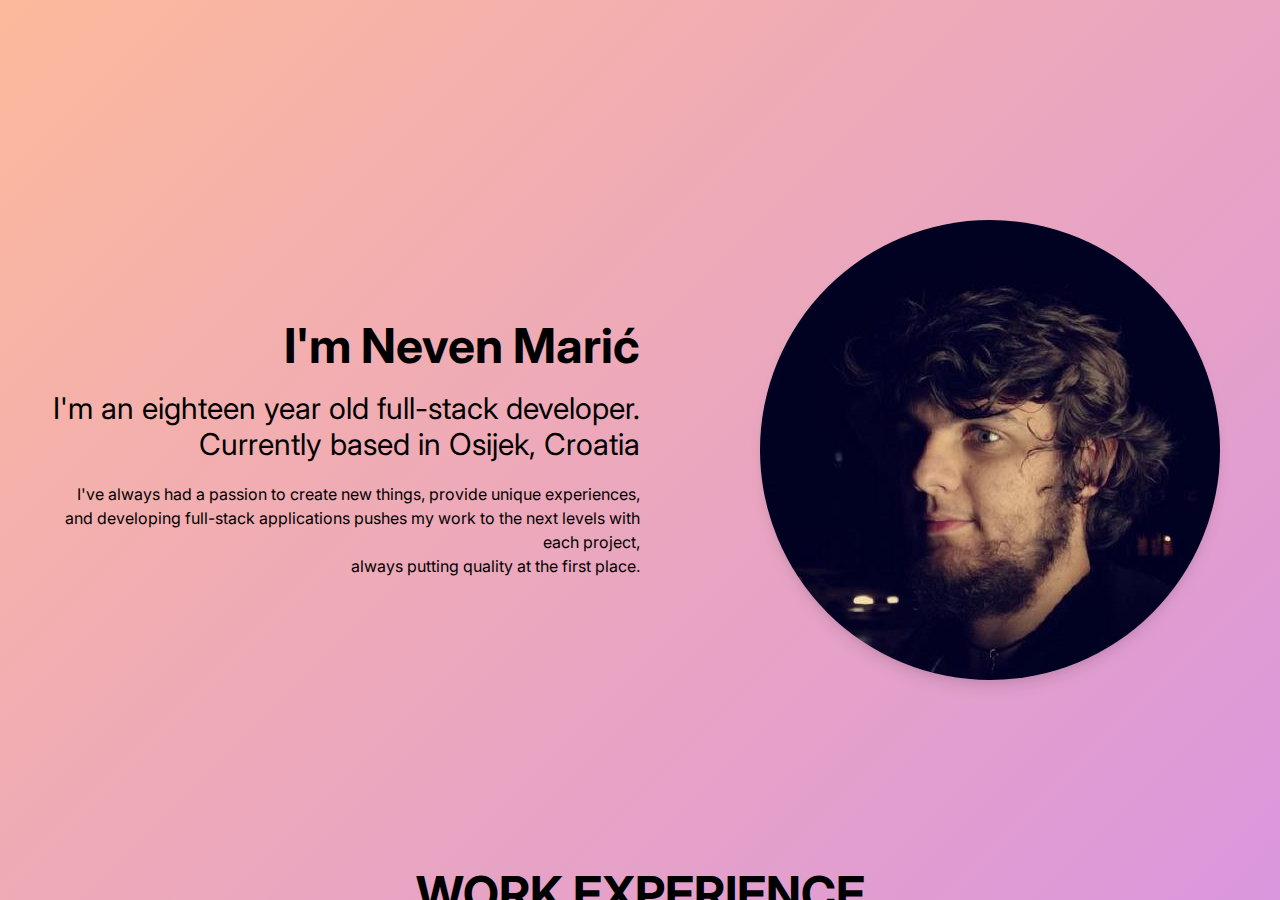
<file: index.html>
<!DOCTYPE html>
<html lang="en">
    <head>
        <meta charset="UTF-8">
        <meta http-equiv="X-UA-Compatible" content="IE=edge">
        <meta name="viewport" content="width=device-width, initial-scale=1.0">
        <link href="tailwind_full.css" rel="stylesheet">
        <link href="custom.css" rel="stylesheet">
        <title>Neven Marić</title>
    </head>
    <div id="main_part" class="h-screen w-screen overflow-hidden">
        <div id="hero_section" class="scroll_snap py-10 h-screen w-screen flex flex-row justify-center items-center justify-center">
                <div class="text-right w-1/2 mx-10">
                    <div class="text-5xl font-bold">
                        I'm Neven Marić
                    </div>
                    <div class="text-3xl mt-5">
                        I'm an eighteen year old full-stack developer.<br>
                        Currently based in Osijek, Croatia
                    </div>
                    <div class="text-1xl mt-5">
                        I've always had a passion to create new things, provide unique experiences,<br>
                        and developing full-stack applications pushes my work to the next levels with each project,<br>
                        always putting quality at the first place.
                    </div>
                </div>
                <div class="w-1/2 flex">
                    <div class="ml-20">
                        <img src="58113389.jpg" class="shadow-lg rounded-full align-right transform">
                    </div>
                </div>
        </div>

        <div id="experience" class="scroll_snap h-screen w-screen flex flex-col justify-center items-center">
            <div class="text-center">
                <div class="text-5xl font-bold">
                    WORK EXPERIENCE
                </div>
            </div>
            <div class="my-10">
                <div class="flex items-center justify-center">
                    <div class="mr-5 text-3xl w-1/2 text-right font-bold">
                        MONO SOFTWARE
                    </div>
                    <div class="ml-5 text-xl w-1/2 text-left">
                        Aug 2021 - Oct 2021
                    </div>
                </div>
                <div class="my-5 flex items-center justify-center text-center">
                    Learning the fundamentals of backend and frontend and the technology practices of MONO Software.
                    <br>
                    The BE part of the internship focused on ASP.NET, Jwt Authentication, Automapper and DI. We were split into groups and had to make our own API with our database, which we created in SQL and hosted on Azure.
                    <br>
                    The FE part of the internship focused on ReactJS and using it together with Mobx. We went from the basics to creating a website with admin controls that will be utilising our group’s API.
                </div>
            </div>

            <div class="my-10">
                <div class="flex flex-row items-center justify-center">
                    <div class="mr-5 text-3xl w-1/2 text-right font-bold">
                        GAUSS DEVELOPMENT
                    </div>
                    <div class="ml-5 text-xl w-1/2 text-left">
                        Aug 2021 - Oct 2021
                    </div>
                </div>
                <div class="my-5 flex items-center justify-center text-center">
                    Learning the fundamentals of Swift, SwiftUI and storyboards.
                    <br>
                    Contributed and learnt on banking projects with complex backend and connection logic.
                    <br>
                    Mostly built UI screens by transfering Figma designs into usable Swift Storyboards.
                </div>
            </div>

            <div class="my-10">
                <div class="flex items-center justify-center">
                    <div class="mr-5 text-3xl w-1/2 text-right font-bold">
                        OSIJEK031
                    </div>
                    <div class="ml-5 text-xl w-1/2 text-left">
                        Aug 2020 - Jan 2021
                    </div>
                </div>
                <div class="my-5 flex items-center justify-center text-center">
                    I was an event and journalist photographer for Osijek031.
                    <br>
                    The equipment I was using was my own; Sony A7RIV camera, Sony 70-200 f2.8, Tamron 28-75 f2.8, DJI Mavic 2 Pro.
                    <br> - <br>
                    Some of the galleries I’ve shot:
                    <br>-> 49. Zmajada - Zmajevi nad gradom
                    <br>-> End Polio Family Run Osijek, 2020
                    <br>-> Maglovita šetnja gradom
                    <br>-> Paljenje svijeća za Vukovar 2020
                    <br>-> Šetnja gradom, prosinac 2020
                </div>
            </div>
        </div>

        <div id="projects" class="scroll_snap h-screen w-screen flex flex-col justify-center items-center">
            <div class="text-5xl font-bold text-center">
                    MY PROJECTS
            </div>

            <div class="my-10">
                <div class="flex items-center justify-center">
                    <div class="mr-5 text-xl w-1/2 text-right">
                        FINAL WORK
                    </div>
                    <div class="ml-5 text-3xl w-1/2 text-left font-bold">
                        GLOBALCAR
                    </div>
                </div>
                <div class="my-5 flex items-center justify-center text-center">
                    Developing my own business product as my final work in my last high school year.
                    <br>
                    Done from scratch by me. Application for checking, gathering and combining vehicle information from government, insurance and car manufacturers databases.
                    <br>
                    Consists of backend done in ASP.NET (C#), frontend done in Nuxt.js (Vue.js) and a mobile application yet to be done in either Flutter or Swift.               
                </div>
            </div>

            <div class="my-10">
                <div class="flex items-center justify-center">
                    <div class="mr-5 text-xl w-1/2 text-right">
                        IDEA OF THE YEAR 2021. <br>
                        STARTUP LAUNCH 2021.
                    </div>
                    <div class="ml-5 text-3xl w-1/2 text-left font-bold">
                        SPEEDREADER
                    </div>
                </div>
                <div class="my-5 flex items-center justify-center text-center">
                    I was the main developer for the SpeedReader application for over a year.
                    <br>
                    The application was built in C#. Its primary platform was desktop (UWP) although it was developed on a multi-platform capable stack (UNO project).
                    <br>
                    The application/idea was featured on the “Ideja godine 2021.” competition where it passed to the finals (top 10 ideas/products in the country).
                    <br>
                    It has also won 3rd place in the “2021. Izbrusi ideju” StartUp Launch competition.
                </div>
            </div>
        </div>
        
        <div id="school_competitions" class="scroll_snap h-screen w-screen flex flex-col items-center justify-center">
            <div class="text-5xl font-bold text-center">
                SCHOOL COMPETITIONS
            </div>

            <div class="my-10">
                <div class="flex items-center justify-center">
                    <div class="text-2xl font-bold text-center">
                        2022.
                    </div>
                </div>
                <div class="my-5 flex items-center justify-center text-center">
                    Informatika - Algoritmi i programiranje - invitation to state level
                    <br>
                    Informatika - Osnove i DK - invitation to state level
                </div>
            </div>

            <div class="my-10">
                <div class="flex items-center justify-center">
                    <div class="text-2xl font-bold text-center">
                        2021.
                    </div>
                </div>
                <div class="my-5 flex items-center justify-center text-center">
                    Cybershare Academy for School - attended international CTF academy & participated in the team competition
                    <br>
                    Hacknite.hr - leader of team ELPROS - 2nd place country level
                    <br>
                    Informatika - Osnove i DK - 5th place on country level
                    <br>
                    Ideja Godine 2021. - finalist (top 10 country-wide) - project SpeedReader
                    <br>
                    "Izbrusi ideju" StartUp Launch 2021. - 3rd place (country-wide) - project SpeedReader
                    <br>
                    Informatika - Algoritmi i programiranje - 2nd place on state level
                    <br>
                    Informatika - Razvoj softvera - SpeedReader project - 3rd place on state level
                </div>
            </div>

            <div class="my-10">
                <div class="flex items-center justify-center">
                    <div class="text-2xl font-bold text-center">
                        2020.
                    </div>
                </div>
                <div class="my-5 flex items-center justify-center text-center">
                    Hacknite.hr - leader of team ELPROS - 1st place country level
                    <br>
                    Informatika - Algoritmi i programiranje - 1st place state level
                    <br>
                    Informatika - Osnove i DK - participated on state level
                </div>
            </div>

            <div class="my-10">
                <div class="flex items-center justify-center">
                    <div class="text-2xl font-bold text-center">
                        2019.
                    </div>
                </div>
                <div class="my-5 flex items-center justify-center text-center">
                    Informatika - Algoritmi i programiranje - 2nd place state level
                    <br>
                    Informatika - Osnove i DK - participated on state level
                </div>
            </div>
            
        </div>
    </div>
</html>
</file>
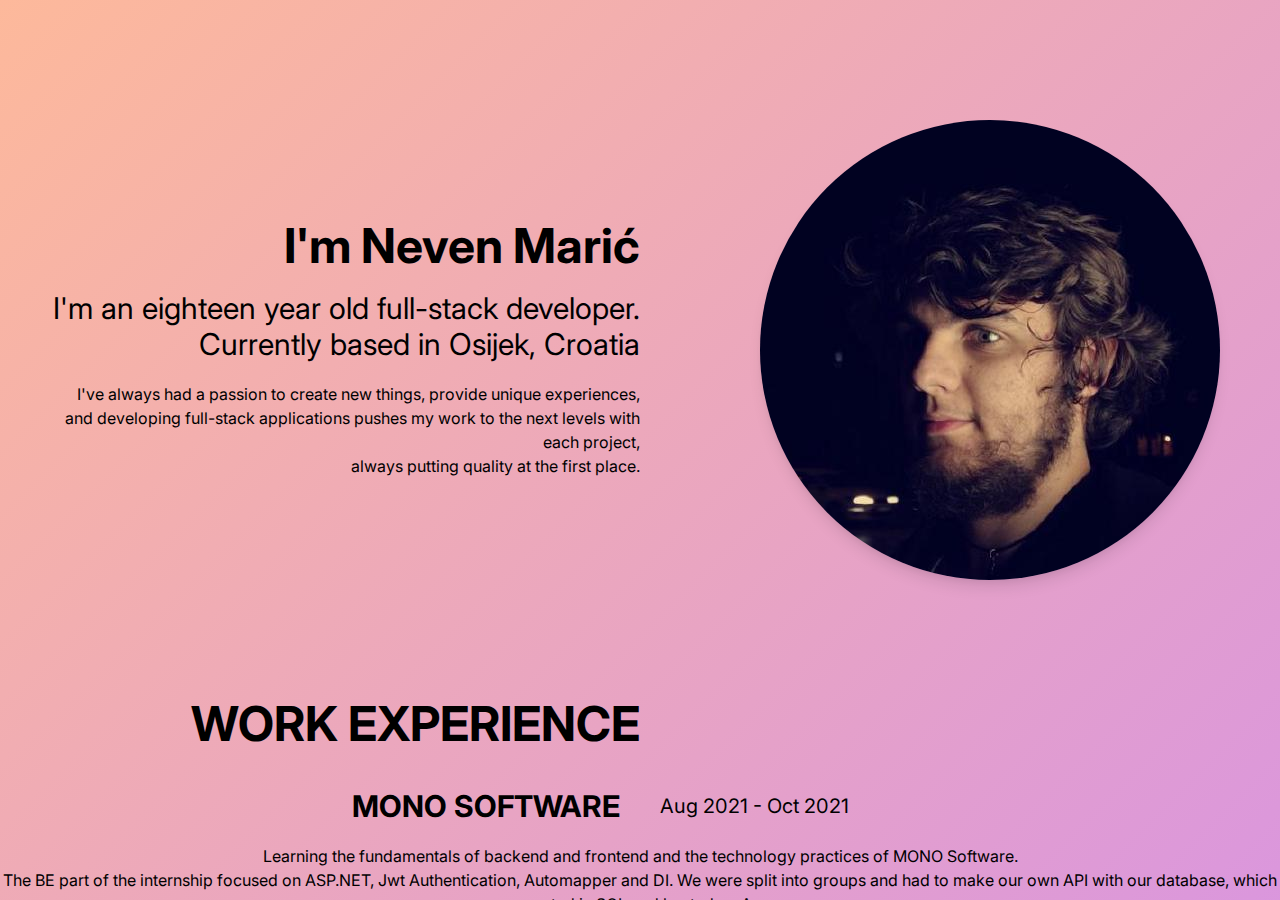
<file: html/index.html>
<!DOCTYPE html>
<html lang="en">
    <head>
        <meta charset="UTF-8">
        <meta http-equiv="X-UA-Compatible" content="IE=edge">
        <meta name="viewport" content="width=device-width, initial-scale=1.0">
        <link href="../css/tailwind_full.css" rel="stylesheet">
        <link href="../css/custom.css" rel="stylesheet">
        <title>Neven Marić</title>
    </head>
    <div id="main_part" class="h-screen w-screen overflow-x-hidden">
        <div id="hero_section_capsule" class="py-20 w-screen">
            <div id="hero_section" class="py-10 flex flex-row justify-center items-center justify-center">
                <div id="hero_section_text" class="text-right w-1/2 mx-10">
                    <div class="text-5xl font-bold">
                        I'm Neven Marić
                    </div>
                    <div class="text-3xl mt-5">
                        I'm an eighteen year old full-stack developer.<br>
                        Currently based in Osijek, Croatia
                    </div>
                    <div class="text-1xl mt-5">
                        I've always had a passion to create new things, provide unique experiences,<br>
                        and developing full-stack applications pushes my work to the next levels with each project,<br>
                        always putting quality at the first place.
                    </div>
                </div>
                <div id="hero_section_image" class="w-1/2 flex">
                    <div class="ml-20">
                        <img src="../img/58113389.jpg" class="shadow-lg rounded-full align-right transform">
                    </div>
                </div>
            </div>
        </div>

        <div id="experience">
            <div id="experience_title_capsule" class="w-1/2 text-right">
                <div id="experience_title" class="text-5xl font-bold">
                    WORK EXPERIENCE
                </div>
            </div>
            <div id="experience_companies" class="my-10">
                <div id="experience_company_one" class="flex items-center justify-center">
                    <div id="experience_company_one_title" class="mr-5 text-3xl w-1/2 text-right font-bold">
                        MONO SOFTWARE
                    </div>
                    <div id="experience_company_one_title" class="ml-5 text-xl w-1/2 text-left">
                        Aug 2021 - Oct 2021
                    </div>
                </div>
                <div id="experience_company_one_details" class="my-5 flex items-center justify-center text-center">
                    Learning the fundamentals of backend and frontend and the technology practices of MONO Software.
                    <br>
                    The BE part of the internship focused on ASP.NET, Jwt Authentication, Automapper and DI. We were split into groups and had to make our own API with our database, which we created in SQL and hosted on Azure.
                    <br>
                    The FE part of the internship focused on ReactJS and using it together with Mobx. We went from the basics to creating a website with admin controls that will be utilising our group’s API.
                </div>
            </div>

            <div id="experience_companies" class="my-10">
                <div id="experience_company_one" class="flex items-center justify-center">
                    <div id="experience_company_one_title" class="mr-5 text-3xl w-1/2 text-right font-bold">
                        GAUSS DEVELOPMENT
                    </div>
                    <div id="experience_company_one_title" class="ml-5 text-xl w-1/2 text-left">
                        Aug 2021 - Oct 2021
                    </div>
                </div>
                <div id="experience_company_one_details" class="my-5 flex items-center justify-center text-center">
                    Learning the fundamentals of Swift, SwiftUI and storyboards.
                    <br>
                    Contributed and learnt on banking projects with complex backend and connection logic.
                    <br>
                    Mostly built UI screens by transfering Figma designs into usable Swift Storyboards.
                </div>
            </div>

            <div id="experience_companies" class="my-10">
                <div id="experience_company_one" class="flex items-center justify-center">
                    <div id="experience_company_one_title" class="mr-5 text-3xl w-1/2 text-right font-bold">
                        OSIJEK031
                    </div>
                    <div id="experience_company_one_title" class="ml-5 text-xl w-1/2 text-left">
                        Aug 2020 - Jan 2021
                    </div>
                </div>
                <div id="experience_company_one_details" class="my-5 flex items-center justify-center text-center">
                    I was an event and journalist photographer for Osijek031.
                    <br>
                    The equipment I was using was my own; Sony A7RIV camera, Sony 70-200 f2.8, Tamron 28-75 f2.8, DJI Mavic 2 Pro.
                    <br> - <br>
                    Some of the galleries I’ve shot:
                    <br>-> 49. Zmajada - Zmajevi nad gradom
                    <br>-> End Polio Family Run Osijek, 2020
                    <br>-> Maglovita šetnja gradom
                    <br>-> Paljenje svijeća za Vukovar 2020
                    <br>-> Šetnja gradom, prosinac 2020
                </div>
            </div>
        </div>
    </div>
</html>
</file>
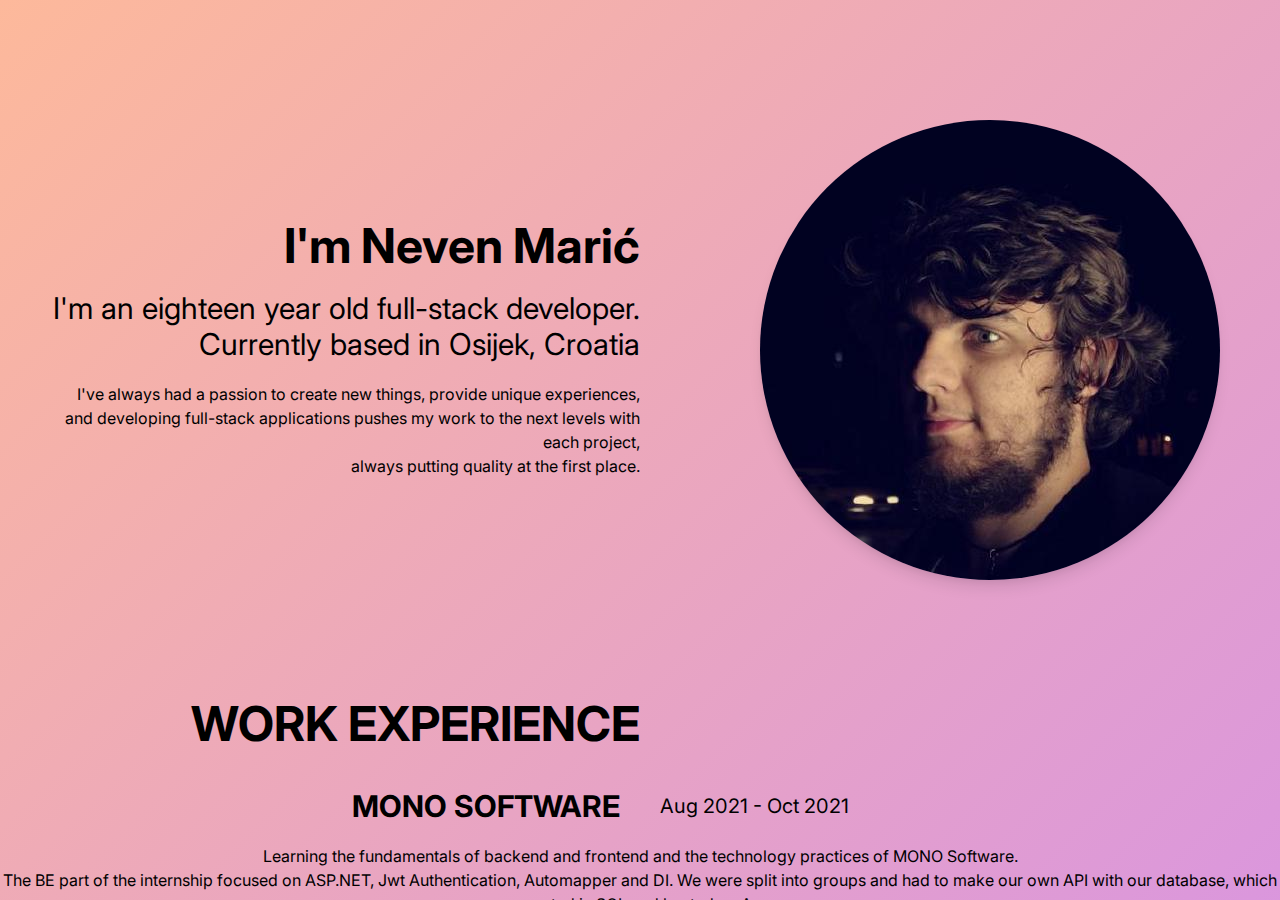
<file: v1_old.html>
<!DOCTYPE html>
<html lang="en">
    <head>
        <meta charset="UTF-8">
        <meta http-equiv="X-UA-Compatible" content="IE=edge">
        <meta name="viewport" content="width=device-width, initial-scale=1.0">
        <link href="tailwind_full.css" rel="stylesheet">
        <link href="custom.css" rel="stylesheet">
        <title>Neven Marić</title>
    </head>
    <div id="main_part" class="h-screen w-screen overflow-x-hidden">
        <div id="hero_section_capsule" class="py-20 w-screen">
            <div id="hero_section" class="py-10 flex flex-row justify-center items-center justify-center">
                <div id="hero_section_text" class="text-right w-1/2 mx-10">
                    <div class="text-5xl font-bold">
                        I'm Neven Marić
                    </div>
                    <div class="text-3xl mt-5">
                        I'm an eighteen year old full-stack developer.<br>
                        Currently based in Osijek, Croatia
                    </div>
                    <div class="text-1xl mt-5">
                        I've always had a passion to create new things, provide unique experiences,<br>
                        and developing full-stack applications pushes my work to the next levels with each project,<br>
                        always putting quality at the first place.
                    </div>
                </div>
                <div id="hero_section_image" class="w-1/2 flex">
                    <div class="ml-20">
                        <img src="58113389.jpg" class="shadow-lg rounded-full align-right transform">
                    </div>
                </div>
            </div>
        </div>

        <div id="experience">
            <div id="experience_title_capsule" class="w-1/2 text-right">
                <div id="experience_title" class="text-5xl font-bold">
                    WORK EXPERIENCE
                </div>
            </div>
            <div id="experience_companies" class="my-10">
                <div id="experience_company_one" class="flex items-center justify-center">
                    <div id="experience_company_one_title" class="mr-5 text-3xl w-1/2 text-right font-bold">
                        MONO SOFTWARE
                    </div>
                    <div id="experience_company_one_title" class="ml-5 text-xl w-1/2 text-left">
                        Aug 2021 - Oct 2021
                    </div>
                </div>
                <div id="experience_company_one_details" class="my-5 flex items-center justify-center text-center">
                    Learning the fundamentals of backend and frontend and the technology practices of MONO Software.
                    <br>
                    The BE part of the internship focused on ASP.NET, Jwt Authentication, Automapper and DI. We were split into groups and had to make our own API with our database, which we created in SQL and hosted on Azure.
                    <br>
                    The FE part of the internship focused on ReactJS and using it together with Mobx. We went from the basics to creating a website with admin controls that will be utilising our group’s API.
                </div>
            </div>

            <div id="experience_companies" class="my-10">
                <div id="experience_company_one" class="flex items-center justify-center">
                    <div id="experience_company_one_title" class="mr-5 text-3xl w-1/2 text-right font-bold">
                        GAUSS DEVELOPMENT
                    </div>
                    <div id="experience_company_one_title" class="ml-5 text-xl w-1/2 text-left">
                        Aug 2021 - Oct 2021
                    </div>
                </div>
                <div id="experience_company_one_details" class="my-5 flex items-center justify-center text-center">
                    Learning the fundamentals of Swift, SwiftUI and storyboards.
                    <br>
                    Contributed and learnt on banking projects with complex backend and connection logic.
                    <br>
                    Mostly built UI screens by transfering Figma designs into usable Swift Storyboards.
                </div>
            </div>

            <div id="experience_companies" class="my-10">
                <div id="experience_company_one" class="flex items-center justify-center">
                    <div id="experience_company_one_title" class="mr-5 text-3xl w-1/2 text-right font-bold">
                        OSIJEK031
                    </div>
                    <div id="experience_company_one_title" class="ml-5 text-xl w-1/2 text-left">
                        Aug 2020 - Jan 2021
                    </div>
                </div>
                <div id="experience_company_one_details" class="my-5 flex items-center justify-center text-center">
                    I was an event and journalist photographer for Osijek031.
                    <br>
                    The equipment I was using was my own; Sony A7RIV camera, Sony 70-200 f2.8, Tamron 28-75 f2.8, DJI Mavic 2 Pro.
                    <br> - <br>
                    Some of the galleries I’ve shot:
                    <br>-> 49. Zmajada - Zmajevi nad gradom
                    <br>-> End Polio Family Run Osijek, 2020
                    <br>-> Maglovita šetnja gradom
                    <br>-> Paljenje svijeća za Vukovar 2020
                    <br>-> Šetnja gradom, prosinac 2020
                </div>
            </div>
        </div>

        <div id="projects" class="flex flex-row pt-10">
            <div class="w-1/2"></div>
            <div class="w-1/2 ml-5 text-left">
                <div class="text-5xl font-bold">
                    MY PROJECTS
                </div>
            </div>
        </div>

        <div id="projects_children">
            <div class="my-10">
                <div class="flex items-center justify-center">
                    <div class="mr-5 text-xl w-1/2 text-right">
                        FINAL WORK
                    </div>
                    <div class="ml-5 text-3xl w-1/2 text-left font-bold">
                        GLOBALCAR
                    </div>
                </div>
                <div class="my-5 flex items-center justify-center text-center">
                    Developing my own business product as my final work in my last high school year.
                    <br>
                    Done from scratch by me. Application for checking, gathering and combining vehicle information from government, insurance and car manufacturers databases.
                    <br>
                    Consists of backend done in ASP.NET (C#), frontend done in Nuxt.js (Vue.js) and a mobile application yet to be done in either Flutter or Swift.               
                </div>
            </div>

            <div class="my-10">
                <div class="flex items-center justify-center">
                    <div class="mr-5 text-xl w-1/2 text-right">
                        IDEA OF THE YEAR 2021. <br>
                        STARTUP LAUNCH 2021.
                    </div>
                    <div class="ml-5 text-3xl w-1/2 text-left font-bold">
                        SPEEDREADER
                    </div>
                </div>
                <div class="my-5 flex items-center justify-center text-center">
                    I was the main developer for the SpeedReader application for over a year.
                    <br>
                    The application was built in C#. Its primary platform was desktop (UWP) although it was developed on a multi-platform capable stack (UNO project).
                    <br>
                    The application/idea was featured on the “Ideja godine 2021.” competition where it passed to the finals (top 10 ideas/products in the country).
                    <br>
                    It has also won 3rd place in the “2021. Izbrusi ideju” StartUp Launch competition.
                </div>
            </div>
        </div>
        
        <div id="school_competitions" class="pt-10">
            <div class="w-1/2 text-right">
                <div class="text-5xl font-bold">
                    SCHOOL COMPETITIONS
                </div>
            </div>

            <div class="my-10">
                <div class="flex items-center justify-center">
                    <div class="text-2xl font-bold text-center">
                        2022.
                    </div>
                </div>
                <div class="my-5 flex items-center justify-center text-center">
                    Informatika - Algoritmi i programiranje - invitation to state level
                    <br>
                    Informatika - Osnove i DK - invitation to state level
                </div>
            </div>

            <div class="my-10">
                <div class="flex items-center justify-center">
                    <div class="text-2xl font-bold text-center">
                        2021.
                    </div>
                </div>
                <div class="my-5 flex items-center justify-center text-center">
                    Cybershare Academy for School - attended international CTF academy & participated in the team competition
                    <br>
                    Hacknite.hr - leader of team ELPROS - 2nd place country level
                    <br>
                    Informatika - Osnove i DK - 5th place on country level
                    <br>
                    Ideja Godine 2021. - finalist (top 10 country-wide) - project SpeedReader
                    <br>
                    "Izbrusi ideju" StartUp Launch 2021. - 3rd place (country-wide) - project SpeedReader
                    <br>
                    Informatika - Algoritmi i programiranje - 2nd place on state level
                    <br>
                    Informatika - Razvoj softvera - SpeedReader project - 3rd place on state level
                </div>
            </div>

            <div class="my-10">
                <div class="flex items-center justify-center">
                    <div class="text-2xl font-bold text-center">
                        2020.
                    </div>
                </div>
                <div class="my-5 flex items-center justify-center text-center">
                    Hacknite.hr - leader of team ELPROS - 1st place country level
                    <br>
                    Informatika - Algoritmi i programiranje - 1st place state level
                    <br>
                    Informatika - Osnove i DK - participated on state level
                </div>
            </div>

            <div class="my-10">
                <div class="flex items-center justify-center">
                    <div class="text-2xl font-bold text-center">
                        2019.
                    </div>
                </div>
                <div class="my-5 flex items-center justify-center text-center">
                    Informatika - Algoritmi i programiranje -  place state level
                    <br>
                    Informatika - Osnove i DK - participated on state level
                </div>
            </div>
            
        </div>
    </div>
</html>
</file>
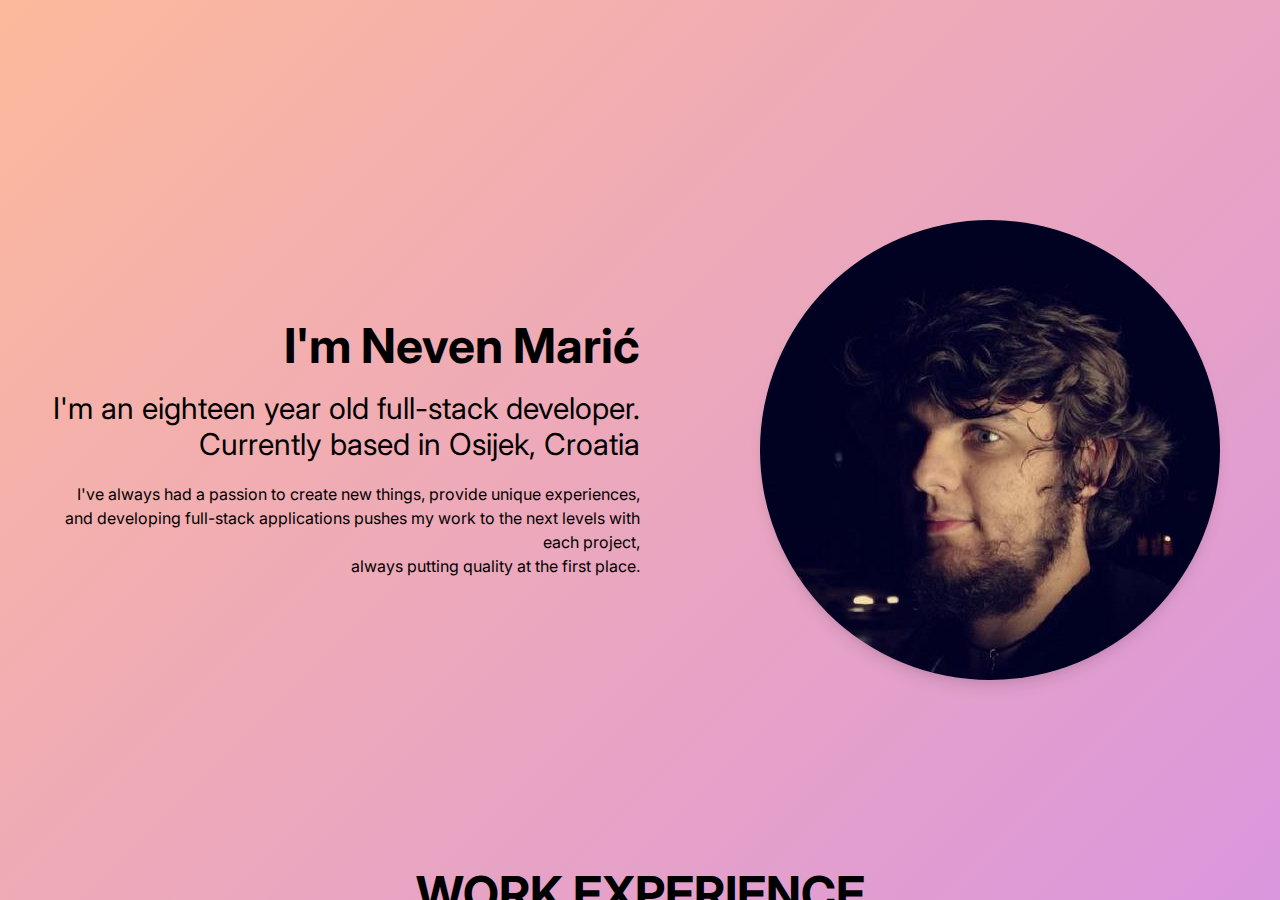
<file: html/index_v2.html>
<!DOCTYPE html>
<html lang="en">
    <head>
        <meta charset="UTF-8">
        <meta http-equiv="X-UA-Compatible" content="IE=edge">
        <meta name="viewport" content="width=device-width, initial-scale=1.0">
        <link href="../css/tailwind_full.css" rel="stylesheet">
        <link href="../css/custom.css" rel="stylesheet">
        <title>Neven Marić</title>
    </head>
    <div id="main_part" class="h-screen w-screen overflow-hidden">
        <div id="hero_section" class="scroll_snap py-10 h-screen w-screen flex flex-row justify-center items-center justify-center">
                <div class="text-right w-1/2 mx-10">
                    <div class="text-5xl font-bold">
                        I'm Neven Marić
                    </div>
                    <div class="text-3xl mt-5">
                        I'm an eighteen year old full-stack developer.<br>
                        Currently based in Osijek, Croatia
                    </div>
                    <div class="text-1xl mt-5">
                        I've always had a passion to create new things, provide unique experiences,<br>
                        and developing full-stack applications pushes my work to the next levels with each project,<br>
                        always putting quality at the first place.
                    </div>
                </div>
                <div class="w-1/2 flex">
                    <div class="ml-20">
                        <img src="../img/58113389.jpg" class="shadow-lg rounded-full align-right transform">
                    </div>
                </div>
        </div>

        <div id="experience" class="scroll_snap h-screen w-screen flex flex-col justify-center items-center">
            <div class="text-center">
                <div class="text-5xl font-bold">
                    WORK EXPERIENCE
                </div>
            </div>
            <div class="my-10">
                <div class="flex items-center justify-center">
                    <div class="mr-5 text-3xl w-1/2 text-right font-bold">
                        MONO SOFTWARE
                    </div>
                    <div class="ml-5 text-xl w-1/2 text-left">
                        Aug 2021 - Oct 2021
                    </div>
                </div>
                <div class="my-5 flex items-center justify-center text-center">
                    Learning the fundamentals of backend and frontend and the technology practices of MONO Software.
                    <br>
                    The BE part of the internship focused on ASP.NET, Jwt Authentication, Automapper and DI. We were split into groups and had to make our own API with our database, which we created in SQL and hosted on Azure.
                    <br>
                    The FE part of the internship focused on ReactJS and using it together with Mobx. We went from the basics to creating a website with admin controls that will be utilising our group’s API.
                </div>
            </div>

            <div class="my-10">
                <div class="flex flex-row items-center justify-center">
                    <div class="mr-5 text-3xl w-1/2 text-right font-bold">
                        GAUSS DEVELOPMENT
                    </div>
                    <div class="ml-5 text-xl w-1/2 text-left">
                        Aug 2021 - Oct 2021
                    </div>
                </div>
                <div class="my-5 flex items-center justify-center text-center">
                    Learning the fundamentals of Swift, SwiftUI and storyboards.
                    <br>
                    Contributed and learnt on banking projects with complex backend and connection logic.
                    <br>
                    Mostly built UI screens by transfering Figma designs into usable Swift Storyboards.
                </div>
            </div>

            <div class="my-10">
                <div class="flex items-center justify-center">
                    <div class="mr-5 text-3xl w-1/2 text-right font-bold">
                        OSIJEK031
                    </div>
                    <div class="ml-5 text-xl w-1/2 text-left">
                        Aug 2020 - Jan 2021
                    </div>
                </div>
                <div class="my-5 flex items-center justify-center text-center">
                    I was an event and journalist photographer for Osijek031.
                    <br>
                    The equipment I was using was my own; Sony A7RIV camera, Sony 70-200 f2.8, Tamron 28-75 f2.8, DJI Mavic 2 Pro.
                    <br> - <br>
                    Some of the galleries I’ve shot:
                    <br>-> 49. Zmajada - Zmajevi nad gradom
                    <br>-> End Polio Family Run Osijek, 2020
                    <br>-> Maglovita šetnja gradom
                    <br>-> Paljenje svijeća za Vukovar 2020
                    <br>-> Šetnja gradom, prosinac 2020
                </div>
            </div>
        </div>

        <div id="projects" class="scroll_snap h-screen w-screen flex flex-col justify-center items-center">
            <div class="text-5xl font-bold text-center">
                    MY PROJECTS
            </div>

            <div class="my-10">
                <div class="flex items-center justify-center">
                    <div class="mr-5 text-xl w-1/2 text-right">
                        FINAL WORK
                    </div>
                    <div class="ml-5 text-3xl w-1/2 text-left font-bold">
                        GLOBALCAR
                    </div>
                </div>
                <div class="my-5 flex items-center justify-center text-center">
                    Developing my own business product as my final work in my last high school year.
                    <br>
                    Done from scratch by me. Application for checking, gathering and combining vehicle information from government, insurance and car manufacturers databases.
                    <br>
                    Consists of backend done in ASP.NET (C#), frontend done in Nuxt.js (Vue.js) and a mobile application yet to be done in either Flutter or Swift.               
                </div>
            </div>

            <div class="my-10">
                <div class="flex items-center justify-center">
                    <div class="mr-5 text-xl w-1/2 text-right">
                        IDEA OF THE YEAR 2021. <br>
                        STARTUP LAUNCH 2021.
                    </div>
                    <div class="ml-5 text-3xl w-1/2 text-left font-bold">
                        SPEEDREADER
                    </div>
                </div>
                <div class="my-5 flex items-center justify-center text-center">
                    I was the main developer for the SpeedReader application for over a year.
                    <br>
                    The application was built in C#. Its primary platform was desktop (UWP) although it was developed on a multi-platform capable stack (UNO project).
                    <br>
                    The application/idea was featured on the “Ideja godine 2021.” competition where it passed to the finals (top 10 ideas/products in the country).
                    <br>
                    It has also won 3rd place in the “2021. Izbrusi ideju” StartUp Launch competition.
                </div>
            </div>
        </div>
        
        <div id="school_competitions" class="scroll_snap h-screen w-screen flex flex-col items-center justify-center">
            <div class="text-5xl font-bold text-center">
                SCHOOL COMPETITIONS
            </div>

            <div class="my-10">
                <div class="flex items-center justify-center">
                    <div class="text-2xl font-bold text-center">
                        2022.
                    </div>
                </div>
                <div class="my-5 flex items-center justify-center text-center">
                    Informatika - Algoritmi i programiranje - invitation to state level
                    <br>
                    Informatika - Osnove i DK - invitation to state level
                </div>
            </div>

            <div class="my-10">
                <div class="flex items-center justify-center">
                    <div class="text-2xl font-bold text-center">
                        2021.
                    </div>
                </div>
                <div class="my-5 flex items-center justify-center text-center">
                    Cybershare Academy for School - attended international CTF academy & participated in the team competition
                    <br>
                    Hacknite.hr - leader of team ELPROS - 2nd place country level
                    <br>
                    Informatika - Osnove i DK - 5th place on country level
                    <br>
                    Ideja Godine 2021. - finalist (top 10 country-wide) - project SpeedReader
                    <br>
                    "Izbrusi ideju" StartUp Launch 2021. - 3rd place (country-wide) - project SpeedReader
                    <br>
                    Informatika - Algoritmi i programiranje - 2nd place on state level
                    <br>
                    Informatika - Razvoj softvera - SpeedReader project - 3rd place on state level
                </div>
            </div>

            <div class="my-10">
                <div class="flex items-center justify-center">
                    <div class="text-2xl font-bold text-center">
                        2020.
                    </div>
                </div>
                <div class="my-5 flex items-center justify-center text-center">
                    Hacknite.hr - leader of team ELPROS - 1st place country level
                    <br>
                    Informatika - Algoritmi i programiranje - 1st place state level
                    <br>
                    Informatika - Osnove i DK - participated on state level
                </div>
            </div>

            <div class="my-10">
                <div class="flex items-center justify-center">
                    <div class="text-2xl font-bold text-center">
                        2019.
                    </div>
                </div>
                <div class="my-5 flex items-center justify-center text-center">
                    Informatika - Algoritmi i programiranje - 2nd place state level
                    <br>
                    Informatika - Osnove i DK - participated on state level
                </div>
            </div>
            
        </div>
    </div>
</html>
</file>
<file: custom.css>
@import url("https://fonts.googleapis.com/css2?family=Inter:wght@100;200;300;400;500;600;700;800;900&display=swap");

* {
    font-family: "Inter", sans-serif;
}

#main_part {
    width: 100vw;
    background: linear-gradient(-45deg, #A770EF, #23D5AB, #CF8BF3, #FDB99B);
    background-size: 400% 400% !important;
    position: relative;
    animation: change 10s ease-in-out infinite;
    font-family: "Inter", sans-serif;

    overflow-y: scroll;
    scroll-behavior: smooth;
    scroll-snap-type: y mandatory;
}

.scroll_snap {
    scroll-snap-align: center;
    word-break: keep-all;
}

@keyframes change {
    0% {
        background-position: 0 50%;
    }
    50% {
        background-position: 100% 50%;
    }
    100% {
        background-position: 0 50%;
    }
}
</file>
<file: css/custom.css>
@import url("https://fonts.googleapis.com/css2?family=Inter:wght@100;200;300;400;500;600;700;800;900&display=swap");

* {
    font-family: "Inter", sans-serif;
}

#main_part {
    width: 100vw;
    background: linear-gradient(-45deg, #A770EF, #23D5AB, #CF8BF3, #FDB99B);
    background-size: 400% 400% !important;
    position: relative;
    animation: change 10s ease-in-out infinite;
    font-family: "Inter", sans-serif;

    overflow-y: scroll;
    scroll-behavior: smooth;
    scroll-snap-type: y mandatory;
}

.scroll_snap {
    scroll-snap-align: center;
    word-break: keep-all;
}

@keyframes change {
    0% {
        background-position: 0 50%;
    }
    50% {
        background-position: 100% 50%;
    }
    100% {
        background-position: 0 50%;
    }
}
</file>
